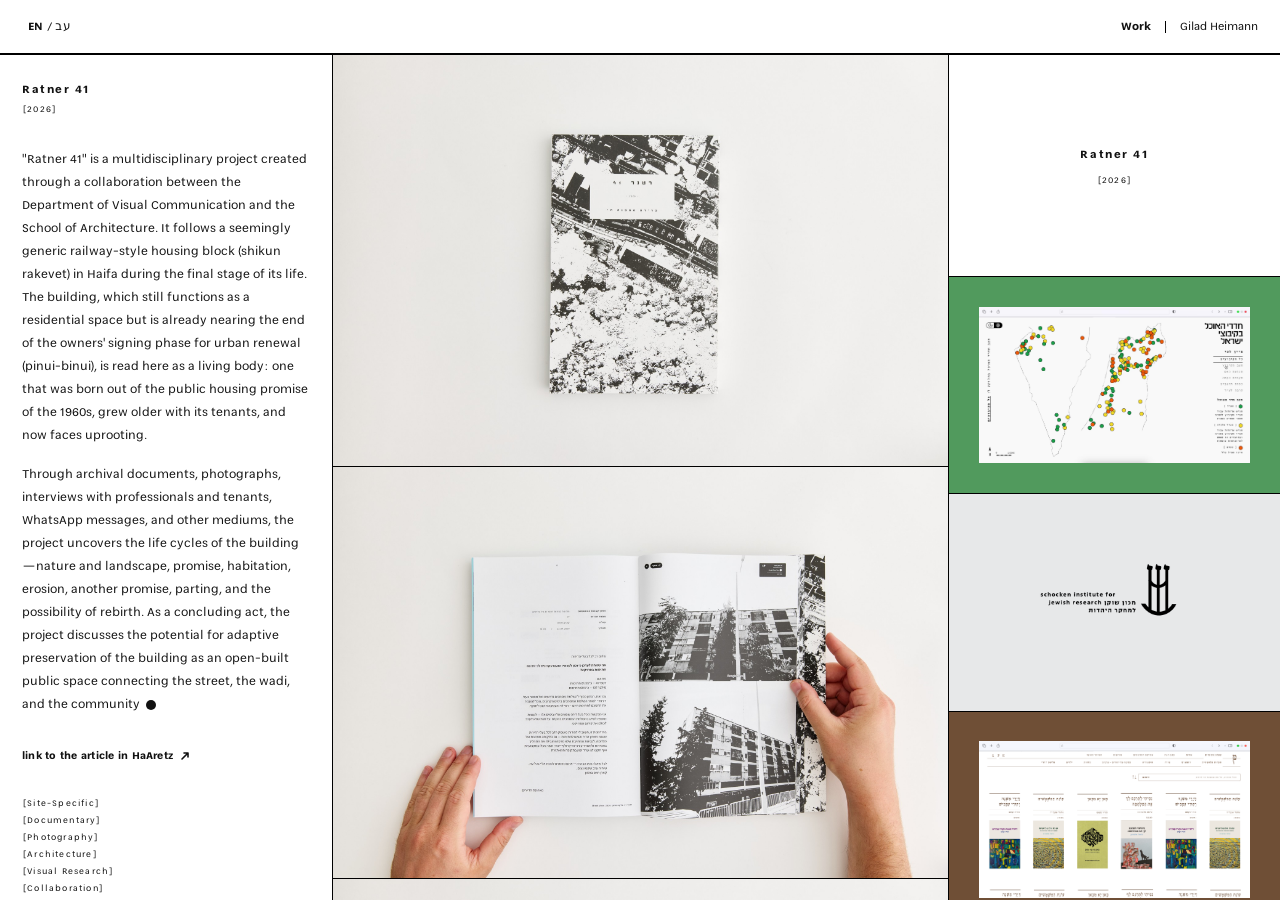
<file: index.html>
<!DOCTYPE html>
<html lang="he" dir="rtl" data-lang="en">
<head>
<meta charset="UTF-8" />
<meta name="viewport" content="width=device-width, initial-scale=1.0" />
<title>Gilad Heimann</title>
<meta name="description" content="Gilad Heimann — graphic design portfolio" />
<link rel="icon" href="favicon.ico" sizes="any" />
<link rel="icon" href="favicon.svg" type="image/svg+xml" />
<link rel="apple-touch-icon" href="apple-touch-icon.png" />
<link rel="preconnect" href="https://fonts.googleapis.com" />
<link rel="preconnect" href="https://fonts.gstatic.com" crossorigin />
<link href="https://fonts.googleapis.com/css2?family=Heebo:wght@300;400;500;700&display=swap" rel="stylesheet" />
<link rel="stylesheet" href="style.css" />
</head>
<body>

  <header class="topbar">
    <button class="lang-toggle" id="langToggle" type="button" aria-label="החלף שפה">
      <span class="lang-he">עב</span> / <span class="lang-en">EN</span>
    </button>
    <div class="topbar-right">
      <a href="#" class="site-name" id="siteNameLink" data-i18n="name">Gilad Heimann</a>
      <span class="topbar-divider" aria-hidden="true"></span>
      <a href="#" class="works-link" id="worksLink" data-i18n="works">Work</a>
    </div>
  </header>

  <main class="layout">

    <aside class="info-panel" id="infoPanel" aria-live="polite">
      <!-- populated by script.js: project details or the About bio -->
    </aside>

    <section class="gallery-panel" id="galleryPanel">
      <div class="gallery-scroll" id="galleryScroll">
        <!-- populated by script.js: stacked project images -->
      </div>
    </section>

    <nav class="works-rail" id="worksRail" aria-label="רשימת עבודות">
      <!-- populated by script.js: one card per project -->
    </nav>

    <!--
      Column dividers, drawn as their own elements on top of everything
      instead of as a border on one of the two panels that meet there.
      A border relies on two independently-rounded boxes lining up exactly,
      which can leave a hairline gap on some displays/zoom levels no matter
      how much the boxes are made to overlap. A single line painted over the
      seam can't have that problem — there's only one edge to render.
    -->
    <div class="col-divider col-divider--1" aria-hidden="true"></div>
    <div class="col-divider col-divider--2" aria-hidden="true"></div>

  </main>

  <script src="script.js"></script>
  <!-- Cloudflare Web Analytics --><script type='module' src='https://static.cloudflareinsights.com/beacon.min.js' data-cf-beacon='{"token": "0fc120d095e34a7fa07a0a9e9cb38abb"}'></script><!-- End Cloudflare Web Analytics -->
</body>
</html>
</file>
<file: style.css>
/* ==========================================================================
   גלעד היימן — Portfolio
   Built from Figma (file: portfolio, frame: HomePage/Kibutzim, node 4146:361)
   ========================================================================== */

/* --- Narkiss Tam (licensed) — self-hosted, converted from the supplied OTFs.
   Narkiss Block is used for the tag/glossary list in the Figma file but
   hasn't been supplied yet; that block currently falls back to Narkiss Tam
   too. Drop the Block OTFs in assets/fonts/ and add matching @font-face
   rules + a --font-block variable to bring it in. */

@font-face {
  font-family: 'Narkiss Tam';
  src: url('assets/fonts/NarkissTam-Light-TRIAL.woff') format('woff');
  font-weight: 300;
  font-style: normal;
  font-display: swap;
}

@font-face {
  font-family: 'Narkiss Tam';
  src: url('assets/fonts/NarkissTam-Regular-TRIAL.woff') format('woff');
  font-weight: 400;
  font-style: normal;
  font-display: swap;
}

@font-face {
  font-family: 'Narkiss Tam';
  src: url('assets/fonts/NarkissTam-Medium-TRIAL.woff') format('woff');
  font-weight: 500;
  font-style: normal;
  font-display: swap;
}

@font-face {
  font-family: 'Narkiss Tam';
  src: url('assets/fonts/NarkissTam-Semibold-TRIAL.woff') format('woff');
  font-weight: 600;
  font-style: normal;
  font-display: swap;
}

@font-face {
  font-family: 'Narkiss Tam';
  src: url('assets/fonts/NarkissTam-Bold-TRIAL.woff') format('woff');
  font-weight: 700;
  font-style: normal;
  font-display: swap;
}

@font-face {
  font-family: 'Narkiss Tam';
  src: url('assets/fonts/NarkissTam-Heavy-TRIAL.woff') format('woff');
  font-weight: 800;
  font-style: normal;
  font-display: swap;
}

@font-face {
  font-family: 'Narkiss Tam';
  src: url('assets/fonts/NarkissTam-Black-TRIAL.woff') format('woff');
  font-weight: 900;
  font-style: normal;
  font-display: swap;
}

:root {
  --color-bg: #ffffff;
  --color-ink: #111111;
  --color-muted: #8a8a8a;
  --color-line: #000000;
  --color-line-soft: rgba(0, 0, 0, 0.14);
  --color-placeholder-bg: #eeeeee;
  --color-kibutzim: #519a5d;
  --topbar-h: 55px;
  --col-side: 332px;
  --font-ui: 'Narkiss Tam', 'Heebo', 'Segoe UI', Arial, sans-serif;
  --font-block: 'Narkiss Tam', 'Heebo', 'Segoe UI', Arial, sans-serif;
}

* {
  box-sizing: border-box;
}

html,
body {
  margin: 0;
  padding: 0;
  height: 100%;
  background: var(--color-bg);
  color: var(--color-ink);
  font-family: var(--font-ui);
  -webkit-font-smoothing: antialiased;
  -moz-osx-font-smoothing: grayscale;
  text-rendering: optimizeLegibility;
}

a {
  color: inherit;
  text-decoration: none;
}

button {
  font-family: inherit;
  background: none;
  border: none;
  cursor: pointer;
  color: inherit;
}

ul {
  margin: 0;
  padding: 0;
  list-style: none;
}

img {
  display: block;
  max-width: 100%;
}

/* ---------------------------------------------------------------------- */
/* Topbar                                                                  */
/* ---------------------------------------------------------------------- */

.topbar {
  direction: ltr;
  display: flex;
  align-items: center;
  justify-content: space-between;
  height: var(--topbar-h);
  /* Horizontal inset matches .info-panel's own left padding (22px), so the
     language toggle lines up with the title/description/labels column
     beneath it. The same value on the right keeps "Work | Gilad Heimann"
     the same distance from the right edge as the toggle is from the left —
     the topbar stays symmetrical either way. */
  padding: 0 22px;
  border-bottom: 2px solid var(--color-line);
  background: var(--color-bg);
  position: relative;
  z-index: 10;
}

.lang-toggle {
  direction: rtl;
  font-size: 13px;
  letter-spacing: 0.02em;
}

.lang-toggle .lang-he {
  font-weight: 700;
}

.lang-toggle .lang-en {
  font-weight: 400;
}

html[data-lang='en'] .lang-toggle .lang-he {
  font-weight: 400;
}

html[data-lang='en'] .lang-toggle .lang-en {
  font-weight: 700;
}

.topbar-right {
  direction: rtl;
  display: flex;
  align-items: center;
  gap: 14px;
  font-size: 13px;
}

.site-name {
  font-weight: 400;
}

.works-link {
  font-weight: 400;
}

.works-link.is-active,
.site-name.is-active {
  font-weight: 700;
}

.topbar-divider {
  width: 1px;
  height: 12px;
  background: var(--color-line);
  display: inline-block;
}

/* ---------------------------------------------------------------------- */
/* Layout — three physical columns, independent of text direction         */
/* ---------------------------------------------------------------------- */

.layout {
  direction: ltr;
  display: flex;
  align-items: stretch;
  position: relative;
  height: calc(100vh - var(--topbar-h));
  min-height: 480px;
}

.col-divider {
  position: absolute;
  top: 0;
  bottom: 0;
  /*
    Back to a true 1px hairline — thinner than the 2px header rule, as in
    Figma. The 2px width was a hedge against a sub-pixel rendering gap,
    but the actual "gap" turned out to be a stray edge pixel baked into
    a couple of the thumbnail images (fixed at the asset level), not a
    rounding issue with this line. No need for the extra width now.
  */
  width: 1px;
  background: var(--color-line);
  pointer-events: none;
  z-index: 5;
}

.col-divider--1 {
  left: var(--col-side);
}

.col-divider--2 {
  /* Retired: this used to sit at a fixed offset from the right edge,
     which only matched the gallery/rail seam back when .works-rail was a
     rigid fixed width. Now that it can shrink, that seam is drawn by
     .works-rail's own border-left instead, which always tracks its
     actual (variable) edge. */
  display: none;
}

@media (max-width: 980px) {
  .col-divider {
    display: none;
  }
}

/* --- Left column: info panel -------------------------------------------- */

.info-panel {
  direction: rtl;
  width: var(--col-side);
  flex: 0 0 var(--col-side);
  overflow-y: auto;
  padding: 24px 22px 40px;
}

.info-title {
  font-size: 13px;
  font-weight: 700;
  line-height: 21px;
  letter-spacing: 0.12em;
  margin: 0 0 2px;
}

.info-description p {
  font-size: 14px;
  line-height: 23px;
  white-space: pre-wrap;
  margin: 0 0 16px;
}

.info-year {
  font-size: 10px;
  color: var(--color-ink);
  letter-spacing: 0.12em;
  /* Twice the gap between paragraphs (2 × the 16px above), so the
     description reads as a clearly separate block from the year. */
  margin: 0 0 32px;
}

/*
  .info-panel-header wraps title+year (in .info-title-block) alongside the
  round expand button (see renderInfoPanel in script.js for why). On
  desktop this is a no-op — plain block flow, and .info-expand-toggle is
  hidden outright below — so title/year look exactly as they did before
  this wrapper existed. The mobile media query further down is where this
  actually becomes the collapsed-bar row from Gilad's mockup.
*/
.info-panel-header {
  display: block;
}

.info-title-block {
  display: block;
}

.info-expand-toggle {
  display: none;
}

/* End-of-description mark, as in Figma — a solid dot right after the last
   word of the last paragraph. Built in script.js as a real element (paired
   with that last word inside a single white-space:nowrap span) rather than
   a CSS ::after on the paragraph, so the dot can never wrap onto a line of
   its own — a plain ::after is its own breakable inline box and would
   occasionally strand itself below the text once the last line got long
   enough. Drawn as an actual 10x10px circle rather than a scaled-down "●"
   character, so the size is exact instead of riding on font metrics. */
.info-last-word {
  white-space: nowrap;
}

.info-end-dot {
  display: inline-block;
  width: 10px;
  height: 10px;
  margin-inline-start: 6px;
  border-radius: 50%;
  background: var(--color-ink);
  vertical-align: middle;
}

/*
  The optional article-link block (see renderInfoPanel/articleLink in
  script.js) — bold, 12px, same font as the description (no font-family
  override, so it inherits --font-ui off body same as everything else).
  margin: 32px both sides is the site's existing "double gap" unit (see
  .info-year's own comment above) — margin-collapsing against the
  description's last paragraph (16px) and .info-glossary's own margin-top
  (32px) lands the visible gap at exactly 32px on both sides either way.
*/
.info-article-link {
  /*
    flex (not inline-flex) + width: fit-content: stays a block-level box —
    inline-flex is inline-level and inline-level boxes don't margin-collapse
    with block siblings, which was landing the gaps at 48px/64px (a plain
    16+32 / 32+32 sum) instead of the intended collapsed 32px/32px. `flex`
    restores collapsing while `width: fit-content` keeps the box sized to
    its own label+arrow content instead of stretching the full column width.
  */
  display: flex;
  width: fit-content;
  align-items: center;
  gap: 6px;
  margin: 32px 0;
  /*
    A fit-content block box, with no auto margin, sits flush at whichever
    side the CONTAINING block's own direction calls "start" — that's the
    .info-panel's rtl, i.e. flush right — regardless of the link's own
    dir="ltr" (set in English mode). dir="ltr" only flips the label/arrow
    order *inside* the box; without this, the box itself stayed pinned to
    the right in English too, out of step with the description and tags,
    which are full-width so their own dir="ltr" reads as plain left-aligned
    text. margin-inline-end: auto resolves relative to the link's OWN
    direction — pushing the box flush against its own start edge (still
    right in Hebrew, since no dir is set there and it inherits rtl; flush
    left once dir="ltr" applies) so it lines up with the rest either way.
  */
  margin-inline-end: auto;
  font-size: 12px;
  font-weight: 700;
  letter-spacing: 0.02em;
}

.info-article-link:hover {
  text-decoration: underline;
}

.info-article-link-arrow svg {
  display: block;
  width: 12px;
  height: 12px;
}

/* Hebrew only (see the JS side of this in renderInfoPanel) — same glyph,
   mirrored horizontally so it points the other way against RTL text. */
.info-article-link-arrow--flip svg {
  transform: scaleX(-1);
}

.info-glossary {
  margin-top: 32px;
}

.info-glossary ul {
  display: flex;
  flex-direction: column;
}

.info-glossary li {
  font-family: var(--font-block);
  font-size: 10px;
  line-height: 17px;
  letter-spacing: 0.12em;
}

.info-empty-note {
  margin-top: 20px;
  padding: 12px;
  border: 1px dashed var(--color-line-soft);
  border-radius: 4px;
  font-size: 12px;
  line-height: 19px;
  color: var(--color-muted);
}

/* --- About: left column (contact) ---------------------------------------- */

.about-contact-heading {
  font-size: 13px;
  font-weight: 700;
  letter-spacing: 0.12em;
  line-height: 21px;
  margin: 0 0 2px;
}

.about-contact a {
  display: block;
  text-align: right;
  font-size: 13px;
  line-height: 21px;
}

.about-contact a:hover {
  text-decoration: underline;
}

/* English contact block — the container's own dir flips (see script.js),
   which the heading picks up automatically since it has no text-align of
   its own. The links need an explicit override because their text-align is
   hardcoded above; their dir="ltr" is unconditional (needed even in Hebrew
   mode, for the digits/handle) so it can't be used as the language signal
   the way it is elsewhere on the site. */
.about-contact[dir='ltr'] a {
  text-align: left;
}

/* --- About: middle column (bio + portrait) -------------------------------- */

.about-bio-panel {
  /* 416px is the actual Figma text-box width, not a container with extra
     padding cutting into it (that was making the rendered text 368px —
     too narrow). Top offset matches the 24px padding-top both
     .info-panel (יצירת קשר) and .about-rail (רקע אקדמי) use, so all three
     columns start at the same height. */
  width: 416px;
  max-width: 100%;
  margin: 24px auto 0;
  padding: 0;
  /* Positioning context for .about-portrait, which is pinned at a fixed
     offset regardless of bio text length/language — see that rule. */
  position: relative;
}

.about-bio-panel p {
  direction: rtl;
  text-align: right;
  font-size: 18px;
  font-weight: 600;
  line-height: 27px;
  margin: 0 0 27px;
}

/* English bio paragraphs carry dir="ltr" (see renderAboutGallery) — the
   direction/text-align above are hardcoded rather than defaulted from
   direction, so they need an explicit override here too, same reasoning
   as the info-description/tags left-alignment on project pages. */
.about-bio-panel p[dir='ltr'] {
  direction: ltr;
  text-align: left;
}

.about-portrait {
  /* Pinned at a fixed offset from the top of .about-bio-panel instead of
     flowing after the bio paragraphs, so it doesn't shift when the bio
     text above it is a different length in Hebrew vs. English (it was
     landing ~54px higher in Hebrew before this). 509px matches where it
     already sat in the English layout, which is the position to keep. */
  position: absolute;
  top: 509px;
  left: 50%;
  transform: translateX(-50%);
  display: block;
  width: 141px;
}

/* --- About: right column (background / experience / skills) -------------- */

.about-rail {
  padding: 24px 22px 40px;
}

.about-section {
  margin-bottom: 32px;
}

.about-section-heading {
  font-size: 13px;
  font-weight: 700;
  letter-spacing: 0.12em;
  line-height: 21px;
  margin: 0 0 12px;
}

/*
  A fixed-width tag column (not content-sized) so the description text
  lines up as a real second column across every entry — in Figma the year/
  tag box is a constant ~89px regardless of whether it holds a short
  "[2026]" or a long "[2022 - 2026]", and the description always starts
  at that same fixed offset. Flexbox space-between (the previous approach)
  sized the tag to its own content instead, so entries with a longer tag
  pushed their description further left than entries with a short one —
  each row aligned within itself but the rows didn't line up with each
  other.
*/
.about-entry {
  direction: rtl;
  display: grid;
  /* Both columns fixed, straight from Figma's own node sizes: the tag box
     is 89px and the description text box is 156px — the description
     column was "1fr" (stretching to fill the rest of the rail) before,
     which is why it read wider than Figma. Figma actually leaves the rest
     of the rail's width empty rather than filling it. */
  grid-template-columns: 89px 156px;
  /* baseline, not start — the tag is 10px and the description is 13px,
     so top-aligning their boxes still left the two text baselines
     sitting at different heights. Baseline alignment lines up the tag
     with the first line of the description instead of with its box. */
  align-items: baseline;
  gap: 10px;
  margin-bottom: 22px;
}

.about-entry:last-child {
  margin-bottom: 0;
}

.about-entry-text {
  font-size: 13px;
  line-height: 21px;
  letter-spacing: 0.03em;
}

.about-entry-text span {
  display: block;
}

.about-entry-tag {
  text-align: right;
  font-size: 10px;
  color: var(--color-ink);
  letter-spacing: 0.12em;
}

/* English rail entries: .about-entry hardcodes direction: rtl above, so the
   dir="ltr" HTML attribute set in script.js needs a same-specificity-class
   override here to actually take effect. Flipping direction alone moves the
   tag column from the right side to the left (the grid's column order in
   the markup doesn't change) — .about-entry-tag's text-align is hardcoded
   too, so it needs its own override to hug the new outer (left) edge
   instead of sitting flush against the text column. .about-entry-text has
   no hardcoded text-align, so it already follows the inherited direction
   without needing an override here. */
.about-entry[dir='ltr'] {
  direction: ltr;
}

.about-entry[dir='ltr'] .about-entry-tag {
  text-align: left;
}

/* --- Center column: gallery ---------------------------------------------- */

.gallery-panel {
  /* A real basis (616px — its natural size at a typical 1280px desktop
     width, with .info-panel at 332px and .works-rail at its own 332px)
     instead of 0. Paired with a flex-shrink of 1 against the rail's 200
     below, this is what keeps the gallery visually parked at its normal
     size while the window narrows — the shrink algorithm distributes any
     deficit by (shrink × basis), so with the rail weighted ~100x higher
     almost none of the narrowing reaches the gallery until the rail has
     already been squeezed down to its own floor. flex-grow: 1 still lets
     it soak up any extra room on wider screens, same as before. */
  flex: 1 1 616px;
  /* Absolute last-resort floor, reached only once .works-rail is already
     pinned at its own min-width and the gallery is the sole remaining
     column able to give up any more space. */
  min-width: 480px;
  overflow: hidden;
  background: var(--color-placeholder-bg);
}

.gallery-scroll {
  height: 100%;
  overflow-y: auto;
  overflow-x: hidden;
}

.gallery-image-wrap {
  /*
    Figma: 765px-wide gallery column, image inset ~36-40px on every side
    (side and top/bottom margins are essentially the same). Percentage
    padding on all four sides gives that — CSS resolves top/bottom
    percentages against the containing block's *width*, same as left/
    right, so all four insets stay equal at any viewport width instead
    of the vertical gap being a fixed, unrelated px value.
  */
  max-width: 900px;
  margin: 0 auto;
  padding: 5%;
}

.gallery-image-wrap:not(:first-child) {
  border-top: 1px solid var(--color-line);
}

.gallery-image-wrap--full {
  /*
    Real photography (as opposed to a website screenshot shown "floating"
    on a solid backdrop) doesn't get the inset matting — it fills the
    column edge-to-edge, flush with the dividing lines on every side.
  */
  max-width: none;
  margin: 0;
  padding: 0;
}

.gallery-image-wrap--full:last-child {
  /*
    The padded/matted style always shows a hairline of background color
    below the last image, which reads as a natural close. Full-bleed has
    no padding to do that, so the last photo needs its own explicit
    bottom divider instead — matching the border-top used between stacked
    images, just on the other edge.
  */
  border-bottom: 1px solid var(--color-line);
}

.gallery-image-wrap--stretched {
  /*
    Used only in the expanded stack view, only for matted (non-full-bleed)
    projects — releases the item from the ~900px cap and auto-centering
    margin that hold it to the narrow gallery column's width, so the
    colored matte itself stretches out edge-to-edge, snapped against the
    dividers. The 5% padding is untouched and inherited straight from
    .gallery-image-wrap above: it's a percentage, so it resolves against
    this now-wider container and stays the exact same INSET RATIO around
    the graphic, just bigger in absolute px — same proportions, not a
    different look. Because padding (unlike --full) is still present, the
    background matte already shows through below the last item on its
    own, same as the narrow normal view — no separate :last-child bottom-
    divider rule needed here.
  */
  max-width: none;
  margin: 0;
}

.gallery-image-wrap img {
  width: 100%;
  height: auto;
}

.gallery-video {
  display: block;
  width: 100%;
  height: auto;
  cursor: pointer;
}

.gallery-image-slot-empty {
  aspect-ratio: 689 / 397;
  display: flex;
  align-items: center;
  justify-content: center;
  direction: rtl;
  padding: 16px;
  text-align: center;
  font-size: 12px;
  color: #fff;
  background: rgba(255, 255, 255, 0.12);
  border: 1px dashed rgba(255, 255, 255, 0.4);
}

.gallery-placeholder {
  height: 100%;
  display: flex;
  flex-direction: column;
  align-items: center;
  justify-content: center;
  gap: 18px;
  padding: 40px;
  text-align: center;
}

.gallery-placeholder img {
  max-width: 280px;
  width: 60%;
  box-shadow: 0 12px 32px rgba(0, 0, 0, 0.12);
}

.gallery-placeholder p {
  direction: rtl;
  font-size: 13px;
  color: var(--color-muted);
  max-width: 340px;
  line-height: 20px;
  margin: 0;
}

/* --- Right column: works rail (project switcher) -------------------------- */

.works-rail {
  direction: rtl;
  width: var(--col-side);
  /* Allowed to shrink now (was 0 0, i.e. rigid) — and weighted ~100x more
     eager to than the gallery's flex-shrink: 1 (see .gallery-panel), so
     this column absorbs essentially all of the narrowing first, down to
     a floor that keeps the thumbnails legible. Only once it's pinned at
     that floor does the gallery start giving up space too. flex-grow
     stays 0 so this column never grows past its own 332px on wide
     screens — extra room still goes entirely to the gallery. */
  flex: 0 200 var(--col-side);
  min-width: 160px;
  overflow-y: auto;
  background: var(--color-bg);
  /* Draws the gallery/rail seam itself now that this column's width is
     dynamic — the separate .col-divider--2 overlay below was positioned
     at a fixed offset from the right edge, which only lined up with this
     column's left edge while it was a rigid fixed width. A real border on
     the shrinking element always tracks its own edge, whatever that ends
     up being. */
  border-left: 1px solid var(--color-line);
}

.works-card {
  display: block;
  width: 100%;
  position: relative;
  border: none;
  border-bottom: 1px solid var(--color-line);
  padding: 0;
  cursor: pointer;
  overflow: hidden;
  background: var(--color-placeholder-bg);
}

.works-card img {
  width: 100%;
  height: auto;
  display: block;
}

.works-card-frame {
  /*
    Same "image inset on its own background color" convention as the main
    gallery's .gallery-image-wrap — padding as a percentage resolves against
    the container's width on every side, so top/bottom/left/right insets
    stay equal. Best-effort ratio sampled from the Figma reference (not an
    exact pulled value — Figma API access was rate-limited when this was
    built); revisit if a precise spec turns up.
  */
  display: block;
  padding: 9%;
}

.works-card-frame img {
  width: 100%;
  height: auto;
  display: block;
}

.works-card .works-card-label {
  position: absolute;
  inset: auto 0 0 0;
  direction: rtl;
  font-size: 11px;
  padding: 8px 12px;
  background: linear-gradient(to top, rgba(0, 0, 0, 0.55), rgba(0, 0, 0, 0));
  color: #fff;
  opacity: 0;
}

/*
  No hover behavior for now — undecided (per Gilad). Previously: image
  scaled to 1.03x and this label faded in on hover. Both removed, so the
  label stays hidden and thumbnails are fully static until a direction is
  picked.
*/

/* Active-card treatment: whichever project is on screen gets its rail
   thumbnail swapped for a solid white tile with its title + year printed
   on it, instead of being left out of the rail entirely. The overlay sits
   absolutely over the (still-rendered, just visually covered) thumbnail
   image, so the card's height keeps coming from that image — no separate
   height rule needed to keep this card the same size as its neighbors.
   Every card gets this same overlay markup (see script.js); which state
   shows is purely a CSS question:
     - .works-card--active: always on, solid opaque white.
     - hover on any other card: same overlay at 66% white, so the
       thumbnail underneath still shows through. No transition anywhere
       here on purpose — Gilad asked for it to appear instantly, not fade. */
.works-card-active-overlay {
  position: absolute;
  inset: 0;
  direction: rtl;
  display: none;
  flex-direction: column;
  justify-content: center;
  align-items: center;
  text-align: center;
  padding: 0 12px;
}

.works-card--active .works-card-active-overlay {
  display: flex;
  background: #fff;
}

.works-card:not(.works-card--active):hover .works-card-active-overlay {
  display: flex;
  background: rgba(255, 255, 255, 0.66);
}

.works-card-active-title {
  font-size: 13px;
  font-weight: 700;
  line-height: 21px;
  letter-spacing: 0.12em;
  color: var(--color-ink);
}

.works-card-active-year {
  font-size: 10px;
  letter-spacing: 0.12em;
  color: var(--color-ink);
  margin-top: 8px;
}

/* ---------------------------------------------------------------------- */
/* Scrollbars — thin + transparent-track everywhere                       */
/*                                                                          */
/* Found the real cause of the "white gap" at the gallery/rail divider:    */
/* .works-rail scrolls with direction:rtl, and .gallery-scroll scrolls     */
/* right at the same seam. In RTL, browsers draw the vertical scrollbar    */
/* on the LEFT edge of the element — exactly on top of the divider — and   */
/* native scrollbar chrome (a pale, often ~15-17px track) paints above     */
/* everything, including a z-index'd overlay line. Headless Chromium in    */
/* my sandbox uses thin auto-hiding overlay scrollbars that barely show    */
/* in a screenshot, which is why this never reproduced in verification     */
/* here even though every fix "held up" — the divider was never the bug.  */
/* Thinning + de-opaquing the scrollbar removes the pale strip everywhere, */
/* regardless of OS/browser scrollbar defaults.                            */
/* ---------------------------------------------------------------------- */

/* All three columns' own scrollbars are hidden entirely (per Gilad) — each
   still scrolls with the mouse wheel / trackpad / touch, just with no
   visible track or thumb. */
.info-panel,
.works-rail,
.gallery-scroll {
  scrollbar-width: none;
  -ms-overflow-style: none;
}

.info-panel::-webkit-scrollbar,
.works-rail::-webkit-scrollbar,
.gallery-scroll::-webkit-scrollbar {
  display: none;
  width: 0;
  height: 0;
}

/* ---------------------------------------------------------------------- */
/* Responsive                                                              */
/* ---------------------------------------------------------------------- */

@media (max-width: 980px) {
  .topbar {
    padding: 0 18px;
  }

  .layout {
    direction: rtl;
    flex-direction: column;
    /* Fixed to the viewport (minus the topbar) instead of height: auto —
       that's what gives .info-panel below a real "remaining space" budget
       to fill, so it can scroll its own contents internally the same way
       .gallery-panel already does, instead of the whole page scrolling
       past it. */
    height: calc(100vh - var(--topbar-h));
    /* iOS Safari quirk: 100vh is measured against the LARGEST possible
       viewport (toolbar collapsed), not the one actually visible when the
       address bar is expanded — which it usually is right after a page
       loads, since the page itself was never meant to scroll enough to
       auto-collapse it. That mismatch is what let the whole page scroll
       instead of staying put with only the description box scrolling
       internally. 100dvh tracks the *current* visible viewport instead,
       so it's declared second — real browser support and a plain 100vh
       fallback stay in place for anything that doesn't understand it. */
    height: calc(100dvh - var(--topbar-h));
  }

  .info-panel,
  .works-rail {
    width: 100%;
    flex: none;
    /* Resets the desktop-only shrink floor from the base rule — at mobile
       widths this column is 100% width in a column layout, not a row
       negotiating for space, so a fixed floor here would just overflow
       the viewport on narrow phones. */
    min-width: 0;
    border-left: none;
    border-bottom: 1px solid var(--color-line);
  }

  .works-rail {
    order: 1;
    display: flex;
    flex-direction: row;
    overflow-x: auto;
    overflow-y: hidden;
    -webkit-overflow-scrolling: touch;
  }

  .works-card {
    /* 25% smaller than the original 140px. */
    flex: 0 0 105px;
    width: 105px;
    /* Square instead of riding on whatever height each thumbnail's own
       aspect ratio happens to produce (desktop's behavior) — width is
       already fixed above, so this is what actually pins the height to
       match it. See the two rules below for how the two thumbnail types
       (full-bleed vs. framed/matted) each fill that square. */
    aspect-ratio: 1 / 1;
    border-bottom: none;
    border-left: 1px solid var(--color-line);
  }

  /* Full-bleed thumbnails (no .works-card-frame — real photography, same
     distinction as .gallery-image-wrap--full in the main gallery): cropped
     to fill the square via object-fit, same as a standard thumbnail grid.
     Absolutely positioned rather than the desktop width:100%/height:auto,
     since that pair can't produce "fills a square" on its own. */
  .works-card > img {
    position: absolute;
    inset: 0;
    width: 100%;
    height: 100%;
    object-fit: cover;
  }

  /* Framed/matted thumbnails (Kibutzim, Mactoob, etc. — a screenshot inset
     on its own background color): the square comes from the frame filling
     the card, but the screenshot itself stays uncropped and centered inside
     it (object-fit: contain) rather than cropped to fill — cropping into an
     actual screenshot would cut off real content, and Gilad has been
     explicit elsewhere (the Kibutzim/Mactoob gallery fix) that these should
     keep their exact proportions rather than being stretched or cropped. */
  .works-card-frame {
    position: absolute;
    inset: 0;
    display: flex;
    align-items: center;
    justify-content: center;
  }

  .works-card-frame img {
    width: 100%;
    height: 100%;
    object-fit: contain;
  }

  .works-card-active-title {
    /* 30% smaller than the desktop 13px. */
    font-size: 9.1px;
    /* Another 20% tighter on top of the previous 16.8px (which was itself
       20% tighter than the desktop 21px). */
    line-height: 13.44px;
  }

  .gallery-panel {
    order: 2;
    border-left: none;
    /* Used to split the leftover height with a ~40%-tall scrollable
       description box below (see the collapsed-bar rules that replaced
       that box, further down) — now that the box is a thin, content-sized
       bar instead, the gallery is free to claim essentially all of the
       remaining space. */
    flex: 1 1 auto;
    min-height: 0;
    /* Resets the desktop-only 480px shrink floor — irrelevant to a
       full-width column on mobile, and would force horizontal overflow
       on any phone narrower than that. */
    min-width: 0;
  }

  /*
    Static mockup of Gilad's collapsed mobile info panel: title+year and a
    round expand button on one thin bar, in place of the old ~40%-tall
    scrollable description box. STATIC for now — the description/tags/
    article-link below are hidden outright (not toggled), and the button
    has no click handler yet; see the long comment in renderInfoPanel
    (script.js) for the plan to wire up the actual expand/collapse next.
  */
  .info-panel {
    order: 3;
    /* Sized to its own (now much shorter) content instead of claiming a
       flex-grow share of the leftover space — the old min-height:0 +
       overflow-y:auto scroll trick was there to fit a tall description
       into a constrained box, which no longer applies to a thin bar. */
    flex: 0 0 auto;
    height: auto;
    max-height: none;
    overflow-y: visible;
    /* Marks the boundary now that the panel no longer sits flush against
       the gallery's own bottom edge — 1px to match the rail/gallery
       divider above it, rather than the topbar's heavier 2px rule. */
    border-top: 1px solid var(--color-line);
  }

  /* The collapsed bar draws its own padding on .info-panel-header instead
     (14px 18px, tighter than the desktop panel's 24px/22px/40px) — scoped
     off the About page specifically, since .about-contact has no padding
     of its own and still depends on .info-panel's base 24/22/40 for its
     spacing (see the About override further below, which doesn't reset
     this). */
  .info-panel:not(.info-panel--about) {
    padding: 0;
  }

  .info-panel-header {
    display: flex;
    align-items: center;
    justify-content: space-between;
    gap: 12px;
    padding: 14px 18px;
  }

  /* Every text style inside the mobile info panel (collapsed-bar title/year
     plus the description/link/tags in the open box below) started out 1px
     larger than its desktop counterpart — mobile reads at arm's length
     rather than up close, so the extra point keeps it as legible as the
     desktop sizes are there. Title and description have since moved past
     that first pass to both sit at 16px (see each rule's own comment for
     that history); year/link/tags are still at their original +1px. */
  .info-title-block .info-title {
    margin: 0 0 2px;
    /* Matched to the description's own mobile size (16px, see
       .info-collapsible .info-description p below) rather than staying at
       the +1px-pass's 14px, per Gilad. */
    font-size: 16px;
  }

  .info-title-block .info-year {
    /* The 32px desktop value exists to separate the year from the
       description that used to follow directly beneath it in the same
       box — moot here since the description is hidden and this is the
       block's last line, so it collapses back to 0. */
    margin: 0;
    font-size: 11px;
  }

  .info-expand-toggle {
    /* Overrides the shared (desktop-hidden) rule above — this is the one
       context where the button actually shows. Same circular-badge build
       as .gallery-expanded-close (border + centered stroked icon), just
       its own size and a "+" instead of an "X". */
    display: flex;
    flex: none;
    align-items: center;
    justify-content: center;
    width: 34px;
    height: 34px;
    border-radius: 50%;
    border: 1.3px solid var(--color-line);
    background: transparent;
    color: var(--color-ink);
  }

  .info-expand-toggle svg {
    display: block;
    width: 14px;
    height: 14px;
  }

  /* Collapsed (default): the description/article-link/tags wrapper is
     hidden outright, same as before this was split into its own element. */
  .info-panel:not(.info-panel--about) .info-collapsible {
    display: none;
  }

  /* Open: the wrapper becomes its own scrollable box, sized to "50% of the
     screen minus the works-rail and the topbar" (--mobile-info-expand-h,
     computed in updateMobileExpandHeight in script.js) rather than growing
     to fit its content — a long description scrolls inside the box instead
     of pushing the gallery panel above it any further than this. */
  .info-panel.info-panel--mobile-expanded:not(.info-panel--about) .info-collapsible {
    display: block;
    height: var(--mobile-info-expand-h, 40vh);
    overflow-y: auto;
    /* No border-top here (tried it, Gilad flagged it) — the box should read
       as a direct continuation of the collapsed bar above it, not a
       separately-framed panel. */
    padding: 16px 18px 24px;
  }

  /* The rest of the +1px pass (see the title/year comment above) — the
     article-link and tags list stay 1px over their desktop sizes
     (12/10 → 13/11). Description paragraphs went through a couple of
     changes of mind after that first pass (14px desktop → 15px for the
     +1px pass → briefly matched to the title's 14px) and landed here: 1px
     over that +1px-pass size, i.e. 16px, per Gilad's latest call. */
  .info-collapsible .info-description p {
    font-size: 16px;
  }

  .info-collapsible .info-article-link {
    font-size: 13px;
  }

  .info-collapsible .info-glossary li {
    font-size: 11px;
  }

  /* About page: left exactly as it was before the independent-scroll
     change above — the contact block just flows normally after the bio
     and portrait, no fixed-height scroll box, no extra divider line. */
  .info-panel.info-panel--about {
    flex: none;
    height: auto;
    overflow-y: visible;
    border-top: none;
  }

  /* --- About page overrides ------------------------------------------- */

  /* The rail's flex-row/rtl treatment above is built for the horizontal
     project-thumbnail strip. Applied to the About page's rail (a normal
     vertical stack of sections), a row-direction flex container with only
     one child shrink-wraps that child to its content width and — because
     the container is also direction:rtl — packs it flush against the
     RIGHT edge, starving the section text down to a sliver and leaving a
     blank strip on the left. Switching back to block layout here restores
     a normal full-width vertical column. */
  .works-rail.works-rail--about {
    display: block;
    overflow: visible;
  }

  /* The 89px+156px fixed grid columns above are Figma's exact desktop sidebar
     sizing. On a full-width mobile column there's room to spare, so let the
     description column use it instead of wrapping tightly at 156px. */
  .works-rail--about .about-entry {
    grid-template-columns: 89px 1fr;
  }

  /* The bio+portrait column shouldn't be trapped in the same fixed-height
     internal-scroll box used for project image galleries — it's short
     static text, not something that needs its own scroll, and the 60vh cap
     was hiding the portrait below the fold entirely on narrow phones. */
  .gallery-panel.gallery-panel--about {
    flex: none;
    height: auto;
    overflow: visible;
  }

  .gallery-panel.gallery-panel--about .gallery-scroll {
    height: auto;
    overflow: visible;
  }

  .about-bio-panel {
    width: auto;
    margin: 24px 0 0;
    padding: 0 22px 40px;
  }

  /* The desktop pin (a fixed 509px offset tuned to the 416px-wide desktop
     text box) doesn't track mobile's narrower, differently-wrapped text —
     let the portrait flow right after the bio instead of chasing a
     hardcoded offset that assumes a specific line count. */
  .about-portrait {
    position: static;
    top: auto;
    left: auto;
    transform: none;
    margin: 8px auto 0;
  }
}

/* ---------------------------------------------------------------------- */
/* Expanded gallery image — click one image to see it big, instantly (no  */
/* transition), with the other two columns hidden and a close button      */
/* snapped to the image's own corner. Rolling this out one image at a     */
/* time (see script.js) — right now only Kibutzim's first gallery item is */
/* wired up to trigger it. Placed at the very end of the file on purpose: */
/* .layout--expanded needs to win over both the desktop rules above and   */
/* the mobile media query above it, and simple display:none/flex-basis    */
/* overrides here do that without needing extra specificity or !important */
/* on either earlier block.                                               */
/* ---------------------------------------------------------------------- */

.gallery-image-wrap--expandable {
  cursor: pointer;
}

.layout--expanded .info-panel,
.layout--expanded .works-rail,
.layout--expanded .col-divider {
  display: none;
}

.layout--expanded .gallery-panel {
  flex: 1 1 auto;
  width: 100%;
}

/*
  The expanded STACK (all of a gallery's images shown beneath each other,
  scrollable — see renderExpandedStack in script.js) has no single frame
  for the button to sit relative to — it's pinned to the viewport itself
  instead of any one image, staying in the same spot on screen no matter
  how far the stack is scrolled. z-index clears the topbar's own (10) so
  it stays clickable above it too.
*/
.gallery-expanded-close {
  position: fixed;
  top: calc(var(--topbar-h) + 24px);
  right: 24px;
  z-index: 15;
  width: 25.92px;
  height: 25.92px;
  padding: 0;
  display: flex;
  align-items: center;
  justify-content: center;
  border-radius: 50%;
  background: rgba(255, 255, 255, 0.92);
  /* Border and the X's stroke (below) are tuned as their own "line weight"
     property, independent of the button's own size — this round lightened
     both by 20% off their prior values (1.6px) rather than just letting
     them passively shrink with the button. */
  border: 1.28px solid var(--color-line);
  color: var(--color-ink);
}

.gallery-expanded-close:hover {
  background: #ffffff;
}

.gallery-expanded-close svg {
  /* ~42% of the button's diameter, matching the reference's X-to-circle
     ratio — a plain text "×" glyph can't hit this reliably across fonts,
     so the mark is drawn directly instead. */
  display: block;
  width: 10.8px;
  height: 10.8px;
}

@media (max-width: 980px) {
  .layout--expanded .info-panel,
  .layout--expanded .works-rail {
    display: none;
  }

  .layout--expanded .gallery-panel {
    order: 1;
    flex: 1 1 auto;
    height: 100%;
  }
}
</file>
